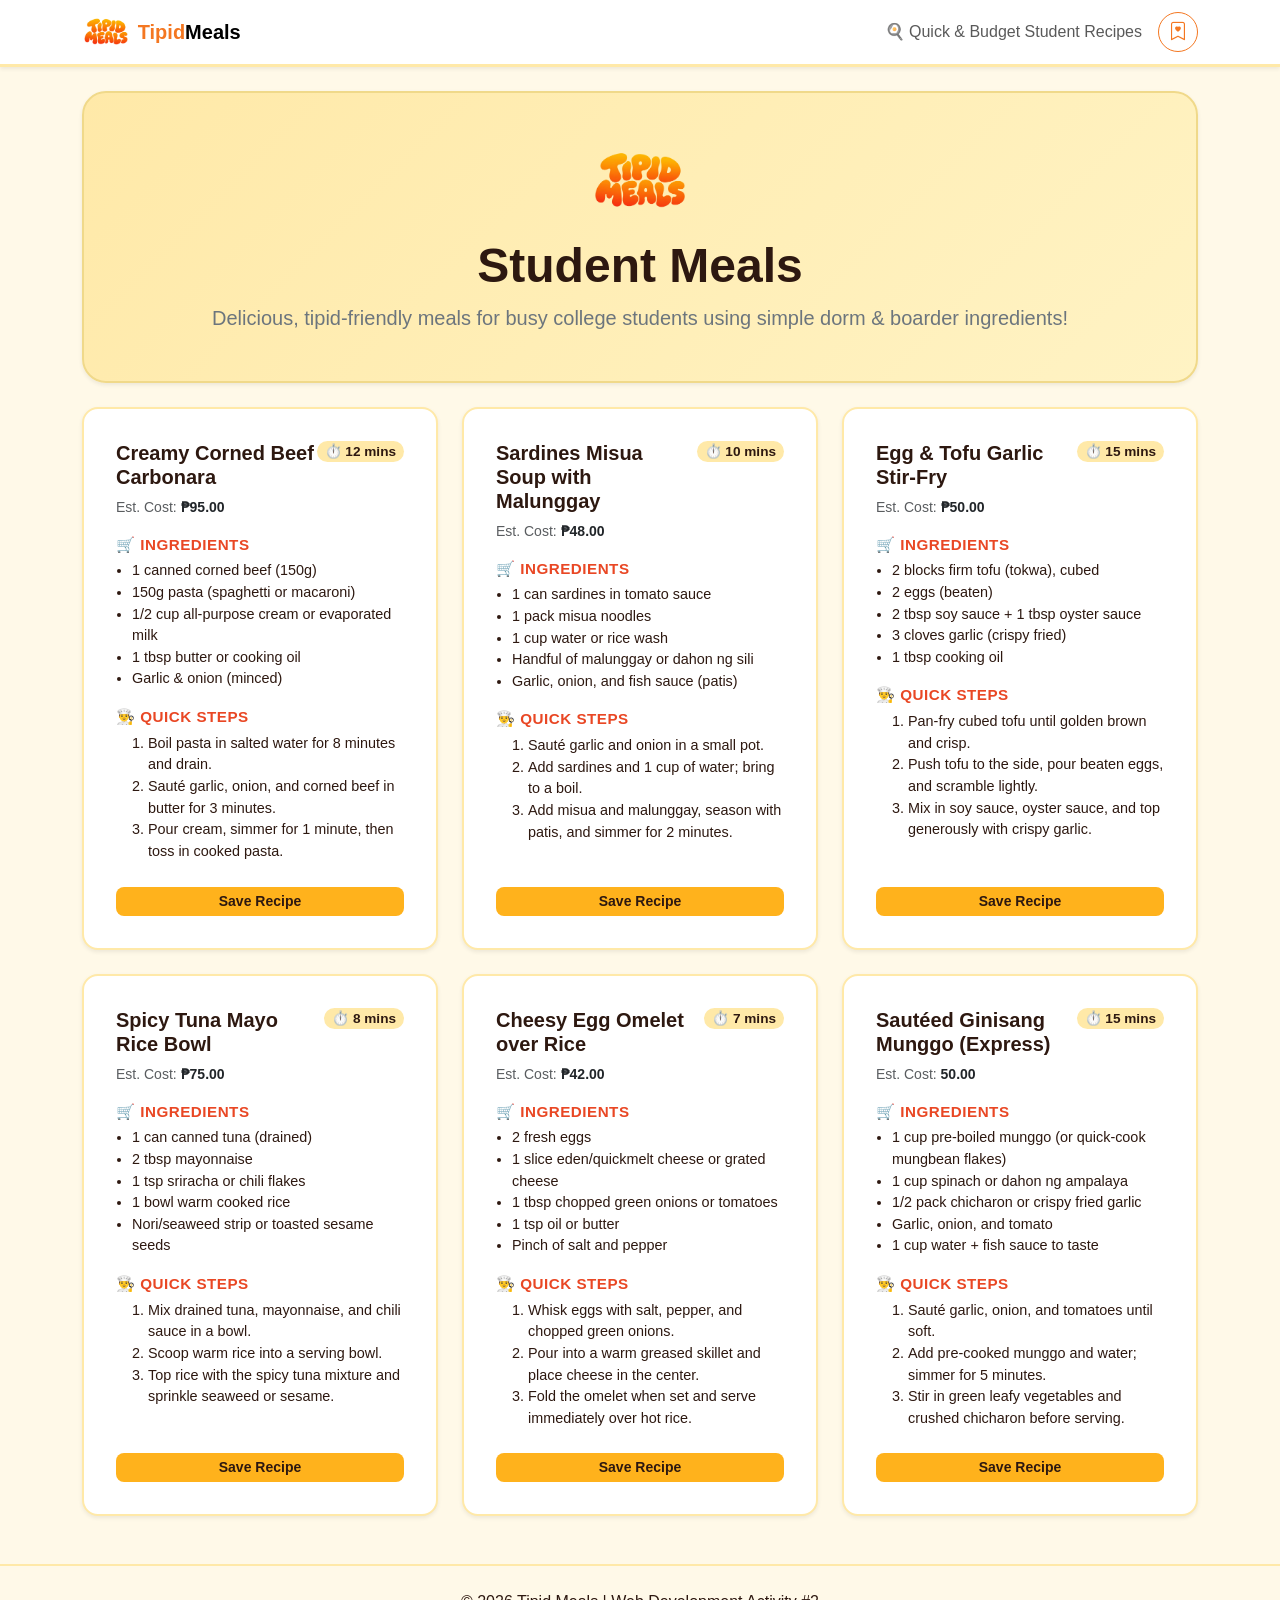
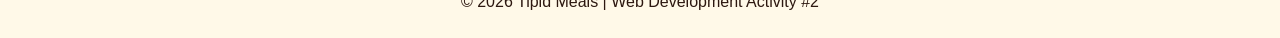
<file: activity02/index.html>
<!doctype html>
<html lang="en" data-bs-theme="light">
  <head>
    <title>Tipid Meals - Student Recipes</title>
    <meta charset="utf-8" />
    <meta name="viewport" content="width=device-width, initial-scale=1" />

    <link rel="icon" type="image/svg+xml" href="assets/img/Tipid_Meals.svg" />

    <link
      href="https://cdn.jsdelivr.net/npm/bootstrap@5.3.8/dist/css/bootstrap.min.css"
      rel="stylesheet"
      integrity="sha384-sRIl4kxILFvY47J16cr9ZwB07vP4J8+LH7qKQnuqkuIAvNWLzeN8tE5YBujZqJLB"
      crossorigin="anonymous"
    />

    <link
      rel="stylesheet"
      href="https://cdn.jsdelivr.net/npm/bootstrap-icons@1.11.3/font/bootstrap-icons.min.css"
    />

    <link rel="stylesheet" href="assets/css/style.css" />
  </head>

  <body>

    <nav class="navbar navbar-expand-lg shadow-sm sticky-top">
      <div class="container d-flex justify-content-between align-items-center">
        <a class="navbar-brand d-flex align-items-center fw-bold" href="#">
          <img src="assets/img/logo.png" alt="Tipid Meals Logo" height="38" class="me-2" />
          <span>Tipid</span>Meals
        </a>
        <div class="d-flex align-items-center gap-3">
          <span class="navbar-text fw-medium d-none d-sm-inline-block">
            🍳 Quick & Budget Student Recipes
          </span>
          <button type="button" class="btn-favorite-nav" aria-label="Saved Recipes" title="Saved Recipes">
            <i class="bi bi-bookmark-heart"></i>
          </button>
        </div>
      </div>
    </nav>

    <header class="container my-4">
      <div class="hero-banner p-4 p-md-5 text-center shadow-sm">
        <img src="assets/img/logo.png" alt="Tipid Meals Logo" class="mb-3" style="max-height: 80px;" />
        <h1 class="display-5 fw-bold mb-2">Student Meals</h1>
        <p class="lead mb-0 text-secondary">
          Delicious, tipid-friendly meals for busy college students using simple dorm & boarder ingredients!
        </p>
      </div>
    </header>

    <main class="container my-4">
      <div class="row row-cols-1 row-cols-md-2 row-cols-lg-3 g-4" id="parent">

      </div>
    </main>

    <footer class="py-4 text-center mt-5">
      <div class="container">
        <p class="mb-0 fw-medium">&copy; 2026 Tipid Meals | Web Development Activity #2</p>
      </div>
    </footer>

    <script
      src="https://cdn.jsdelivr.net/npm/bootstrap@5.3.8/dist/js/bootstrap.bundle.min.js"
      integrity="sha384-FKyoEForCGlyvwx9Hj09JcYn3nv7wiPVlz7YYwJrWVcXK/BmnVDxM+D2scQbITxI"
      crossorigin="anonymous"
    ></script>

    <script>
      var recipes = [
        {
          title: "Creamy Corned Beef Carbonara",
          cost: "₱95.00",
          prepTime: "12 mins",
          ingredients: [
            "1 canned corned beef (150g)",
            "150g pasta (spaghetti or macaroni)",
            "1/2 cup all-purpose cream or evaporated milk",
            "1 tbsp butter or cooking oil",
            "Garlic & onion (minced)"
          ],
          steps: [
            "Boil pasta in salted water for 8 minutes and drain.",
            "Sauté garlic, onion, and corned beef in butter for 3 minutes.",
            "Pour cream, simmer for 1 minute, then toss in cooked pasta."
          ]
        },
        {
          title: "Sardines Misua Soup with Malunggay",
          cost: "₱48.00",
          prepTime: "10 mins",
          ingredients: [
            "1 can sardines in tomato sauce",
            "1 pack misua noodles",
            "1 cup water or rice wash",
            "Handful of malunggay or dahon ng sili",
            "Garlic, onion, and fish sauce (patis)"
          ],
          steps: [
            "Sauté garlic and onion in a small pot.",
            "Add sardines and 1 cup of water; bring to a boil.",
            "Add misua and malunggay, season with patis, and simmer for 2 minutes."
          ]
        },
        {
          title: "Egg & Tofu Garlic Stir-Fry",
          cost: "₱50.00",
          prepTime: "15 mins",
          ingredients: [
            "2 blocks firm tofu (tokwa), cubed",
            "2 eggs (beaten)",
            "2 tbsp soy sauce + 1 tbsp oyster sauce",
            "3 cloves garlic (crispy fried)",
            "1 tbsp cooking oil"
          ],
          steps: [
            "Pan-fry cubed tofu until golden brown and crisp.",
            "Push tofu to the side, pour beaten eggs, and scramble lightly.",
            "Mix in soy sauce, oyster sauce, and top generously with crispy garlic."
          ]
        },
        {
          title: "Spicy Tuna Mayo Rice Bowl",
          cost: "₱75.00",
          prepTime: "8 mins",
          ingredients: [
            "1 can canned tuna (drained)",
            "2 tbsp mayonnaise",
            "1 tsp sriracha or chili flakes",
            "1 bowl warm cooked rice",
            "Nori/seaweed strip or toasted sesame seeds"
          ],
          steps: [
            "Mix drained tuna, mayonnaise, and chili sauce in a bowl.",
            "Scoop warm rice into a serving bowl.",
            "Top rice with the spicy tuna mixture and sprinkle seaweed or sesame."
          ]
        },
        {
          title: "Cheesy Egg Omelet over Rice",
          cost: "₱42.00",
          prepTime: "7 mins",
          ingredients: [
            "2 fresh eggs",
            "1 slice eden/quickmelt cheese or grated cheese",
            "1 tbsp chopped green onions or tomatoes",
            "1 tsp oil or butter",
            "Pinch of salt and pepper"
          ],
          steps: [
            "Whisk eggs with salt, pepper, and chopped green onions.",
            "Pour into a warm greased skillet and place cheese in the center.",
            "Fold the omelet when set and serve immediately over hot rice."
          ]
        },
        {
          title: "Sautéed Ginisang Munggo (Express)",
          cost: "50.00",
          prepTime: "15 mins",
          ingredients: [
            "1 cup pre-boiled munggo (or quick-cook mungbean flakes)",
            "1 cup spinach or dahon ng ampalaya",
            "1/2 pack chicharon or crispy fried garlic",
            "Garlic, onion, and tomato",
            "1 cup water + fish sauce to taste"
          ],
          steps: [
            "Sauté garlic, onion, and tomatoes until soft.",
            "Add pre-cooked munggo and water; simmer for 5 minutes.",
            "Stir in green leafy vegetables and crushed chicharon before serving."
          ]
        }
      ];

      var elParent = document.getElementById("parent");

      for (var i = 0; i < recipes.length; i++) {

        var ingredientsListHtml = "";
        for (var j = 0; j < recipes[i].ingredients.length; j++) {
          ingredientsListHtml += "<li>" + recipes[i].ingredients[j] + "</li>";
        }

        var stepsListHtml = "";
        for (var k = 0; k < recipes[i].steps.length; k++) {
          stepsListHtml += "<li>" + recipes[i].steps[k] + "</li>";
        }

        elParent.innerHTML +=
          `<div class="col">
            <div class="card h-100 p-3 shadow-sm rounded-4 recipe-card">
              <div class="card-body d-flex flex-column">
                <div class="d-flex justify-content-between align-items-start mb-2">
                  <h3 class="h5 card-title fw-bold mb-0">` + recipes[i].title + `</h3>
                  <span class="badge badge-prep rounded-pill px-2 py-1">⏱️ ` + recipes[i].prepTime + `</span>
                </div>
                
                <p class="text-muted small mb-3">Est. Cost: <strong class="text-dark">` + recipes[i].cost + `</strong></p>

                <div class="mb-3">
                  <div class="recipe-section-title fw-bold text-uppercase mb-1">🛒 Ingredients</div>
                  <ul class="ingredients-list ps-3 mb-0">` + ingredientsListHtml + `</ul>
                </div>

                <div class="mb-3 flex-grow-1">
                  <div class="recipe-section-title fw-bold text-uppercase mb-1">👨‍🍳 Quick Steps</div>
                  <ol class="steps-list mb-0">` + stepsListHtml + `</ol>
                </div>

                <div class="mt-auto pt-2">
                  <button class="btn btn-orange w-100 rounded-3 btn-sm">Save Recipe</button>
                </div>
              </div>
            </div>
          </div>`;
      }
    </script>
  </body>
</html>
</file>
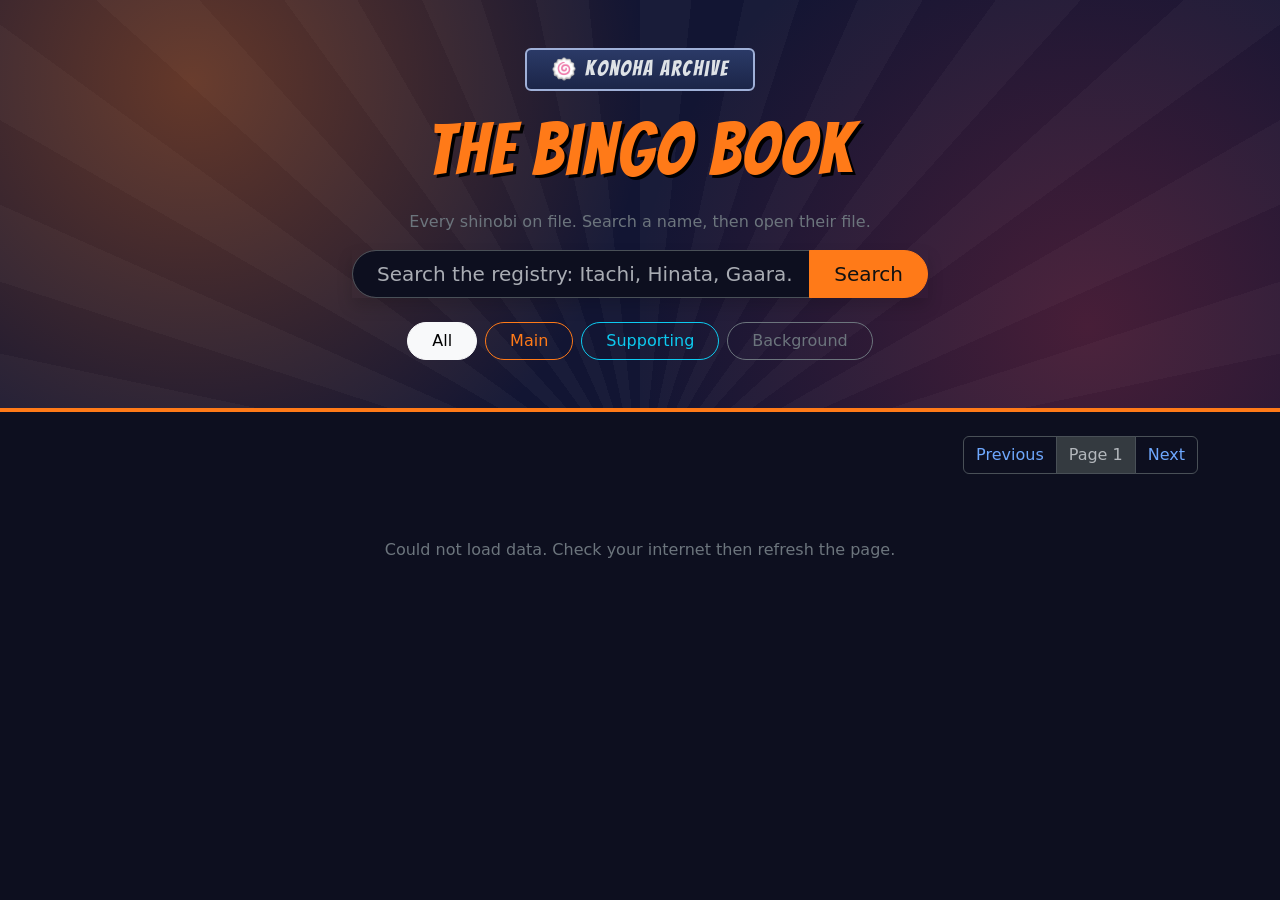
<file: midterm/index.html>
<!doctype html>
<html lang="en" data-bs-theme="dark">

<head>
  <meta charset="utf-8">
  <meta name="viewport" content="width=device-width, initial-scale=1">
  <title>Bingo Book | Shinobi Registry</title>
  <link rel="icon" type="image/svg+xml" href="assets/img/Bingo_Book.svg" />
  <link href="https://fonts.googleapis.com/css2?family=Bangers&display=swap" rel="stylesheet">
  <link href="https://cdn.jsdelivr.net/npm/bootstrap@5.3.8/dist/css/bootstrap.min.css" rel="stylesheet"
    integrity="sha384-sRIl4kxILFvY47J16cr9ZwB07vP4J8+LH7qKQnuqkuIAvNWLzeN8tE5YBujZqJLB" crossorigin="anonymous">
  <link href="assets/css/style.css" rel="stylesheet">
</head>

<body>
  <div class="container-fluid hero text-center py-5 border-bottom border-warning border-4">
    <span class="headband d-inline-block rounded px-4 py-1 border border-2">🍥 Konoha Archive</span>
    <h1 class="display-2 text-warning my-3 title-font">The Bingo Book</h1>
    <p class="text-secondary">Every shinobi on file. Search a name, then open their file.</p>

    <div class="container" style="max-width: 600px;">
      <div class="input-group input-group-lg shadow">
        <input type="text" class="form-control rounded-start-pill ps-4" id="q"
          placeholder="Search the registry: Itachi, Hinata, Gaara..." onkeydown="if(event.key=='Enter') search()">
        <button class="btn btn-warning rounded-end-pill px-4" onclick="search()">Search</button>
      </div>
    </div>

    <div class="d-flex flex-wrap justify-content-center gap-2 mt-4" id="chips"></div>
  </div>

  <div class="container py-4">
    <div class="d-flex flex-wrap justify-content-between align-items-center mb-3">
      <span class="text-secondary" id="count"></span>
      <ul class="pagination mb-0">
        <li class="page-item" id="prevItem"><a class="page-link" role="button" onclick="go(-1)">Previous</a></li>
        <li class="page-item disabled"><a class="page-link" id="pageInfo">Page 1</a></li>
        <li class="page-item" id="nextItem"><a class="page-link" role="button" onclick="go(1)">Next</a></li>
      </ul>
    </div>

    <div class="row row-cols-2 row-cols-md-3 row-cols-lg-5 g-3" id="list"></div>
  </div>

  <script src="https://cdn.jsdelivr.net/npm/bootstrap@5.3.8/dist/js/bootstrap.bundle.min.js"
    integrity="sha384-FKyoEForCGlyvwx9Hj09JcYn3nv7wiPVlz7YYwJrWVcXK/BmnVDxM+D2scQbITxI"
    crossorigin="anonymous"></script>
  <script>
    const $ = id => document.getElementById(id);
    const API = 'https://graphql.anilist.co';
    const PER_PAGE = 20;

    const colors = { MAIN: 'warning', SUPPORTING: 'info', BACKGROUND: 'secondary' };
    const label = r => r[0] + r.slice(1).toLowerCase();

    const QUERY = `
      query ($page: Int) { a: Media(id: 20) { ...F } b: Media(id: 1735) { ...F } }
      fragment F on Media {
        characters(page: $page, perPage: 25, sort: [ROLE, FAVOURITES_DESC]) {
          pageInfo { hasNextPage }
          edges { role node { id name { full native } image { large } favourites } }
        }
      }`;

    let all = [], shown = [], cat = '', page = 1;

    const urlParams = new URLSearchParams(window.location.search);
    if(urlParams.get('page')) {
      page = parseInt(urlParams.get('page'));
    }

    $('chips').innerHTML = ['All', 'MAIN', 'SUPPORTING', 'BACKGROUND'].map(r =>
      `<button class="chip btn btn-outline-${colors[r] || 'light'} rounded-pill px-4 ${r == 'All' ? 'active' : ''}"
        onclick="setCat('${r == 'All' ? '' : r}', this)">${r == 'All' ? r : label(r)}</button>`).join('');

    function setCat(r, el) {
      cat = r;
      document.querySelectorAll('.chip').forEach(c => c.classList.remove('active'));
      el.classList.add('active');
      search();
    }

    function search() { page = 1; render(); }

    function go(n) {
      page += n;
      render();
      window.scrollTo({ top: 0, behavior: 'smooth' });
    }

    const load = async () => {
      $('list').innerHTML = '<div class="w-100 text-center p-5"><div class="spinner-border text-warning"></div><div class="text-secondary mt-3">Pulling files from the archive...</div></div>';
      try {
        const map = new Map();
        for (let p = 1, more = true; more; p++) {
          const res = await fetch(API, {
            method: 'POST',
            headers: { 'Content-Type': 'application/json', Accept: 'application/json' },
            body: JSON.stringify({ query: QUERY, variables: { page: p } })
          });
          if (!res.ok) throw 0;
          const { data } = await res.json();
          more = false;
          for (const m of [data.a, data.b]) {
            m.characters.edges.forEach(e => map.has(e.node.id) || map.set(e.node.id, { ...e.node, role: e.role }));
            more = more || m.characters.pageInfo.hasNextPage;
          }
        }
        const order = { MAIN: 0, SUPPORTING: 1, BACKGROUND: 2 };
        all = [...map.values()].sort((x, y) => order[x.role] - order[y.role] || y.favourites - x.favourites);
        render();
      } catch {
        $('list').innerHTML = '<p class="w-100 text-center text-secondary p-5">Could not load data. Check your internet then refresh the page.</p>';
      }
    };

    function render() {
      const q = $('q').value.trim().toLowerCase();
      const found = all.filter(c => (!cat || c.role == cat) && (c.name.full).toLowerCase().includes(q));
      const last = Math.max(1, Math.ceil(found.length / PER_PAGE));
      shown = found.slice((page - 1) * PER_PAGE, page * PER_PAGE);

      $('list').innerHTML = shown.map((c) => `
        <div class="col">
          <a href="view.html?id=${c.id}&page=${page}" class="text-decoration-none">
            <div class="card anime h-100 shadow-sm position-relative">
              <div class="ratio bg-body-tertiary" style="--bs-aspect-ratio: 140%;">
                <img src="${c.image.large}" class="card-img-top object-fit-cover" loading="lazy" alt="">
              </div>
              <span class="badge text-bg-${colors[c.role]} position-absolute top-0 start-0 m-2">${label(c.role)}</span>
              <div class="card-body p-2"><div class="small fw-medium text-body">${c.name.full}</div></div>
            </div>
          </a>
        </div>`).join('') || '<p class="w-100 text-center text-secondary p-5">No shinobi on file under that name.</p>';

      $('count').textContent = found.length + ' shinobi on file';
      $('pageInfo').textContent = `Page ${page} of ${last}`;
      $('prevItem').classList.toggle('disabled', page <= 1);
      $('nextItem').classList.toggle('disabled', page >= last);
    }

    load();
  </script>
</body>

</html>
</file>
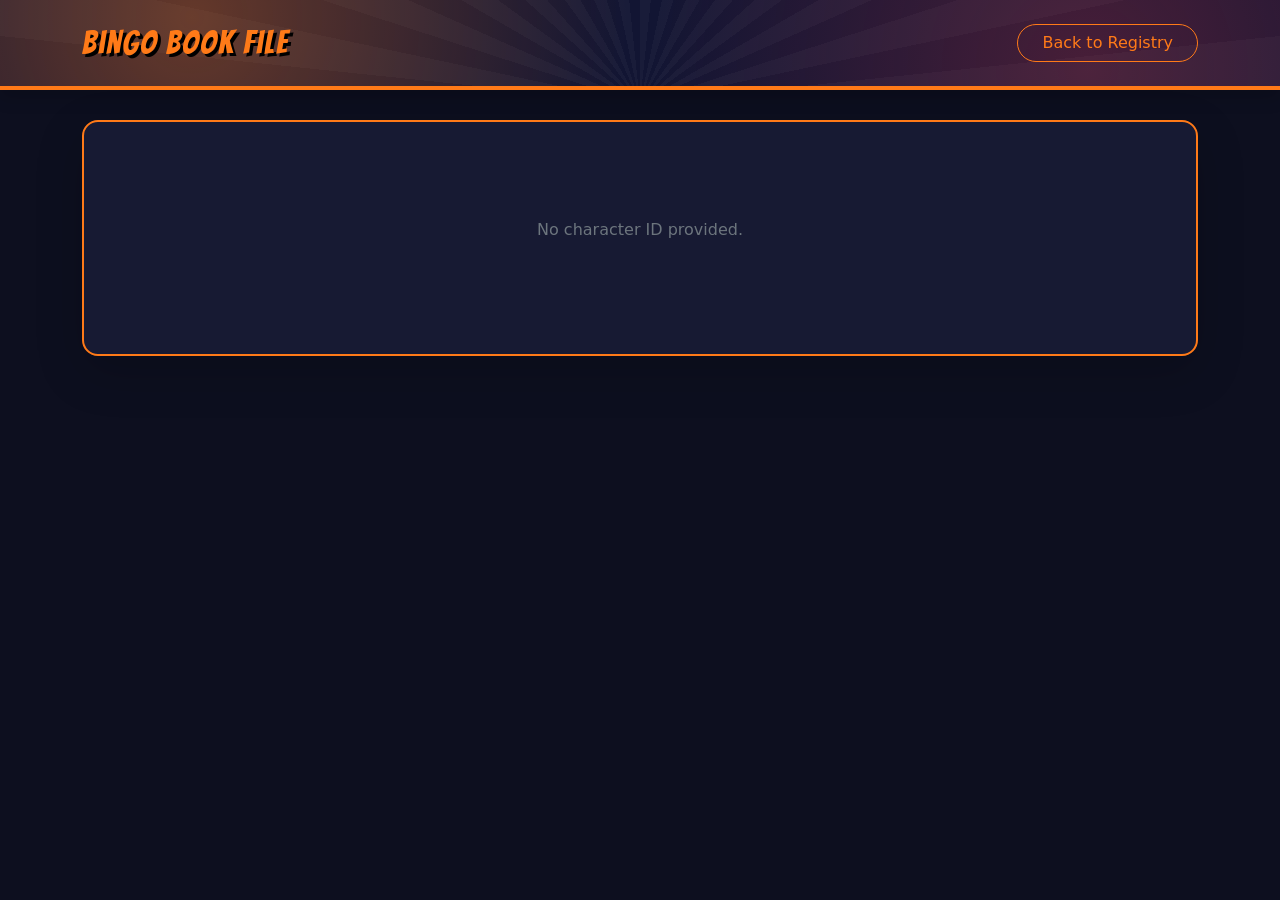
<file: midterm/view.html>
<!doctype html>
<html lang="en" data-bs-theme="dark">

<head>
  <meta charset="utf-8">
  <meta name="viewport" content="width=device-width, initial-scale=1">
  <title>Shinobi File | Bingo Book</title>
  <link rel="icon" type="image/svg+xml" href="assets/img/Bingo_Book.svg" />
  <link href="https://fonts.googleapis.com/css2?family=Bangers&display=swap" rel="stylesheet">
  <link href="https://cdn.jsdelivr.net/npm/bootstrap@5.3.8/dist/css/bootstrap.min.css" rel="stylesheet"
    integrity="sha384-sRIl4kxILFvY47J16cr9ZwB07vP4J8+LH7qKQnuqkuIAvNWLzeN8tE5YBujZqJLB" crossorigin="anonymous">
  <link href="assets/css/style.css" rel="stylesheet">
</head>

<body>
  <div class="container-fluid hero py-4 border-bottom border-warning border-4 shadow fixed-top">
    <div class="container d-flex justify-content-between align-items-center">
      <h2 class="text-warning title-font m-0">Bingo Book File</h2>
      <a href="index.html" id="backlink" class="btn btn-outline-warning rounded-pill px-4">Back to Registry</a>
    </div>
  </div>

  <div class="container" style="margin-top: 120px; margin-bottom: 60px;">
    <div class="card border-warning border-2 rounded-4 shadow-lg p-4 p-md-5 bg-body-tertiary" id="content">
      <div class="text-center py-5">
        <div class="spinner-border text-warning" role="status">
          <span class="visually-hidden">Loading...</span>
        </div>
        <div class="text-secondary mt-3">Decrypting shinobi file...</div>
      </div>
    </div>
  </div>

  <script src="https://cdn.jsdelivr.net/npm/bootstrap@5.3.8/dist/js/bootstrap.bundle.min.js"
    integrity="sha384-FKyoEForCGlyvwx9Hj09JcYn3nv7wiPVlz7YYwJrWVcXK/BmnVDxM+D2scQbITxI"
    crossorigin="anonymous"></script>
  <script>
    const $ = id => document.getElementById(id);
    const API = 'https://graphql.anilist.co';

    const colors = { MAIN: 'warning', SUPPORTING: 'info', BACKGROUND: 'secondary' };
    const label = r => r[0] + r.slice(1).toLowerCase();
    const months = ['Jan', 'Feb', 'Mar', 'Apr', 'May', 'Jun', 'Jul', 'Aug', 'Sep', 'Oct', 'Nov', 'Dec'];

    const urlParams = new URLSearchParams(window.location.search);
    const id = urlParams.get('id');
    const page = urlParams.get('page');

    if (page != null && $('backlink')) {
      $('backlink').href = "index.html?page=" + page;
    }

    const QUERY = `
      query ($id: Int) {
        Character(id: $id) {
          id
          name { full native }
          image { large }
          description
          gender
          age
          dateOfBirth { month day }
          bloodType
          favourites
        }
      }
    `;

    const getCharacter = async () => {
      try {
        const res = await fetch(API, {
          method: 'POST',
          headers: { 'Content-Type': 'application/json', Accept: 'application/json' },
          body: JSON.stringify({ query: QUERY, variables: { id: parseInt(id) } })
        });
        const { data } = await res.json();
        const c = data.Character;
        const d = c.dateOfBirth || {};

        const about = (c.description || '').replace(/~!.*?!~/gs, '').replace(/<br\s*\/?>/g, '\n')
          .replace(/\[([^\]]+)\]\([^)]*\)/g, '$1').replace(/https?:\/\/\S+/g, '').replace(/__|\*\*|<[^>]+>/g, '').trim();

        const stat = (k, v) => v ? `<div class="col"><div class="bg-body rounded p-3 border border-secondary border-opacity-25 shadow-sm"><div class="text-secondary small" style="font-size:.75rem">${k}</div><div class="fw-bold">${v}</div></div></div>` : '';

        $('content').innerHTML = `
          <div class="row g-4 align-items-center">
            <div class="col-md-4 text-center">
              <img src="${c.image.large}" class="img-fluid rounded-4 shadow border border-warning border-2" alt="">
            </div>
            <div class="col-md-8">
              <span class="badge text-bg-${colors[c.role] || 'warning'} mb-2">Shinobi Profile</span>
              <h1 class="text-warning title-font display-5 mb-0">${c.name.full}</h1>
              <div class="text-secondary fs-5 mb-3">${c.name.native || ''}</div>
              
              <div class="row row-cols-2 row-cols-sm-3 g-2 mb-4">
                ${stat('Gender', c.gender)}
                ${stat('Age', c.age)}
                ${stat('Birthday', d.month && months[d.month - 1] + ' ' + d.day)}
                ${stat('Blood type', c.bloodType)}
                ${stat('Favourites', '♥ ' + c.favourites)}
              </div>
              <p class="small text-secondary" style="white-space: pre-line; line-height: 1.6;">${about || 'No description available.'}</p>
            </div>
          </div>`;
      } catch {
        $('content').innerHTML = '<p class="text-center text-danger p-5">Failed to load shinobi file. Please go back.</p>';
      }
    };

    if (id != null) {
      getCharacter();
    } else {
      $('content').innerHTML = '<p class="text-center text-secondary p-5">No character ID provided.</p>';
    }
  </script>
</body>

</html>
</file>
<file: activity02/assets/css/style.css>
:root {
  --bg-cream: #FFF9E8;
  --yellow-accent: #FFE9A8;
  --orange-highlight: #FFB21C;
  --tomato-primary: #F47721;
  --tomato-dark: #E94724;
  --text-dark: #2D1810;
}

body {
  background-color: var(--bg-cream);
  color: var(--text-dark);
  font-family: 'Segoe UI', Tahoma, Geneva, Verdana, sans-serif;
}

.navbar {
  background-color: #ffffff;
  border-bottom: 3px solid var(--yellow-accent);
}

.navbar-brand span {
  color: var(--tomato-primary);
}

.hero-banner {
  background: linear-gradient(135deg, var(--yellow-accent) 0%, #FFF3C4 100%);
  border-radius: 1.5rem;
  border: 2px solid #F0D98A;
}

.hero-banner h1 {
  color: var(--text-dark);
}

.recipe-card {
  background-color: #ffffff;
  border: 2px solid var(--yellow-accent);
  transition: transform 0.25s ease, box-shadow 0.25s ease;
}

.recipe-card:hover {
  transform: translateY(-5px);
  box-shadow: 0 10px 20px rgba(45, 24, 16, 0.12) !important;
}

.card-title {
  color: var(--text-dark);
}

.badge-prep {
  background-color: var(--yellow-accent);
  color: var(--text-dark);
  font-weight: 600;
  font-size: 0.85rem;
}

.recipe-section-title {
  color: var(--tomato-dark);
  font-size: 0.95rem;
  letter-spacing: 0.5px;
}

.ingredients-list li, .steps-list li {
  font-size: 0.9rem;
  color: var(--text-dark);
}

.steps-list ol {
  padding-left: 1.2rem;
}

.btn-orange {
  background-color: var(--orange-highlight);
  color: var(--text-dark);
  font-weight: 600;
  border: none;
  transition: background-color 0.2s ease;
}

.btn-orange:hover {
  background-color: var(--tomato-primary);
  color: #ffffff;
}

footer {
  background-color: var(--bg-cream);
  color: var(--text-dark);
  border-top: 2px solid var(--yellow-accent);
}

.btn-favorite-nav {
  background-color: transparent;
  border: 1.5px solid var(--tomato-primary);
  color: var(--tomato-primary);
  border-radius: 50%;
  width: 40px;
  height: 40px;
  display: inline-flex;
  align-items: center;
  justify-content: center;
  font-size: 1.15rem;
  cursor: pointer;
  transition: all 0.25s ease-in-out;
}

.btn-favorite-nav:hover {
  background-color: var(--tomato-primary);
  color: #ffffff;
  transform: translateY(-2px);
  box-shadow: 0 4px 12px rgba(244, 119, 33, 0.25);
}

.btn-favorite-nav:active {
  transform: translateY(0);
}
</file>
<file: midterm/assets/css/style.css>
:root,
[data-bs-theme=dark] {
  --bs-body-bg: #0d0f1f;
  --bs-body-bg-rgb: 13, 15, 31;
  --bs-tertiary-bg: #171a33;
  --bs-tertiary-bg-rgb: 23, 26, 51;
  --bs-warning: #ff7a18;
  --bs-warning-rgb: 255, 122, 24;
}

.modal-content { --bs-modal-bg: #171a33; }

.btn-warning,
.btn-outline-warning {
  --bs-btn-color: #ff7a18;
  --bs-btn-border-color: #ff7a18;
  --bs-btn-hover-color: #111;
  --bs-btn-hover-bg: #ff7a18;
  --bs-btn-hover-border-color: #ff7a18;
  --bs-btn-active-color: #111;
  --bs-btn-active-bg: #ff7a18;
  --bs-btn-active-border-color: #ff7a18;
}

.btn-warning { --bs-btn-color: #111; --bs-btn-bg: #ff7a18; }

.title-font {
  font-family: 'Bangers', cursive;
  letter-spacing: 2px;
  text-shadow: 3px 3px 0 #000;
}

.hero {
  background:
    radial-gradient(circle at 15% 20%, rgba(255, 122, 24, .35), transparent 40%),
    radial-gradient(circle at 85% 80%, rgba(230, 57, 70, .25), transparent 40%),
    repeating-conic-gradient(from 0deg at 50% 120%, rgba(255, 255, 255, .03) 0 6deg, transparent 6deg 12deg),
    #121533;
}

.headband {
  background: linear-gradient(#2b3a67, #1b2548);
  border-color: #9fb0d8 !important;
  font-family: 'Bangers', cursive;
  font-size: 1.3rem;
  letter-spacing: 2px;
}

.anime { transition: .2s; }
.anime:hover {
  transform: translateY(-6px);
  border-color: #ff7a18;
  box-shadow: 0 10px 25px rgba(255, 122, 24, .25) !important;
}
</file>
